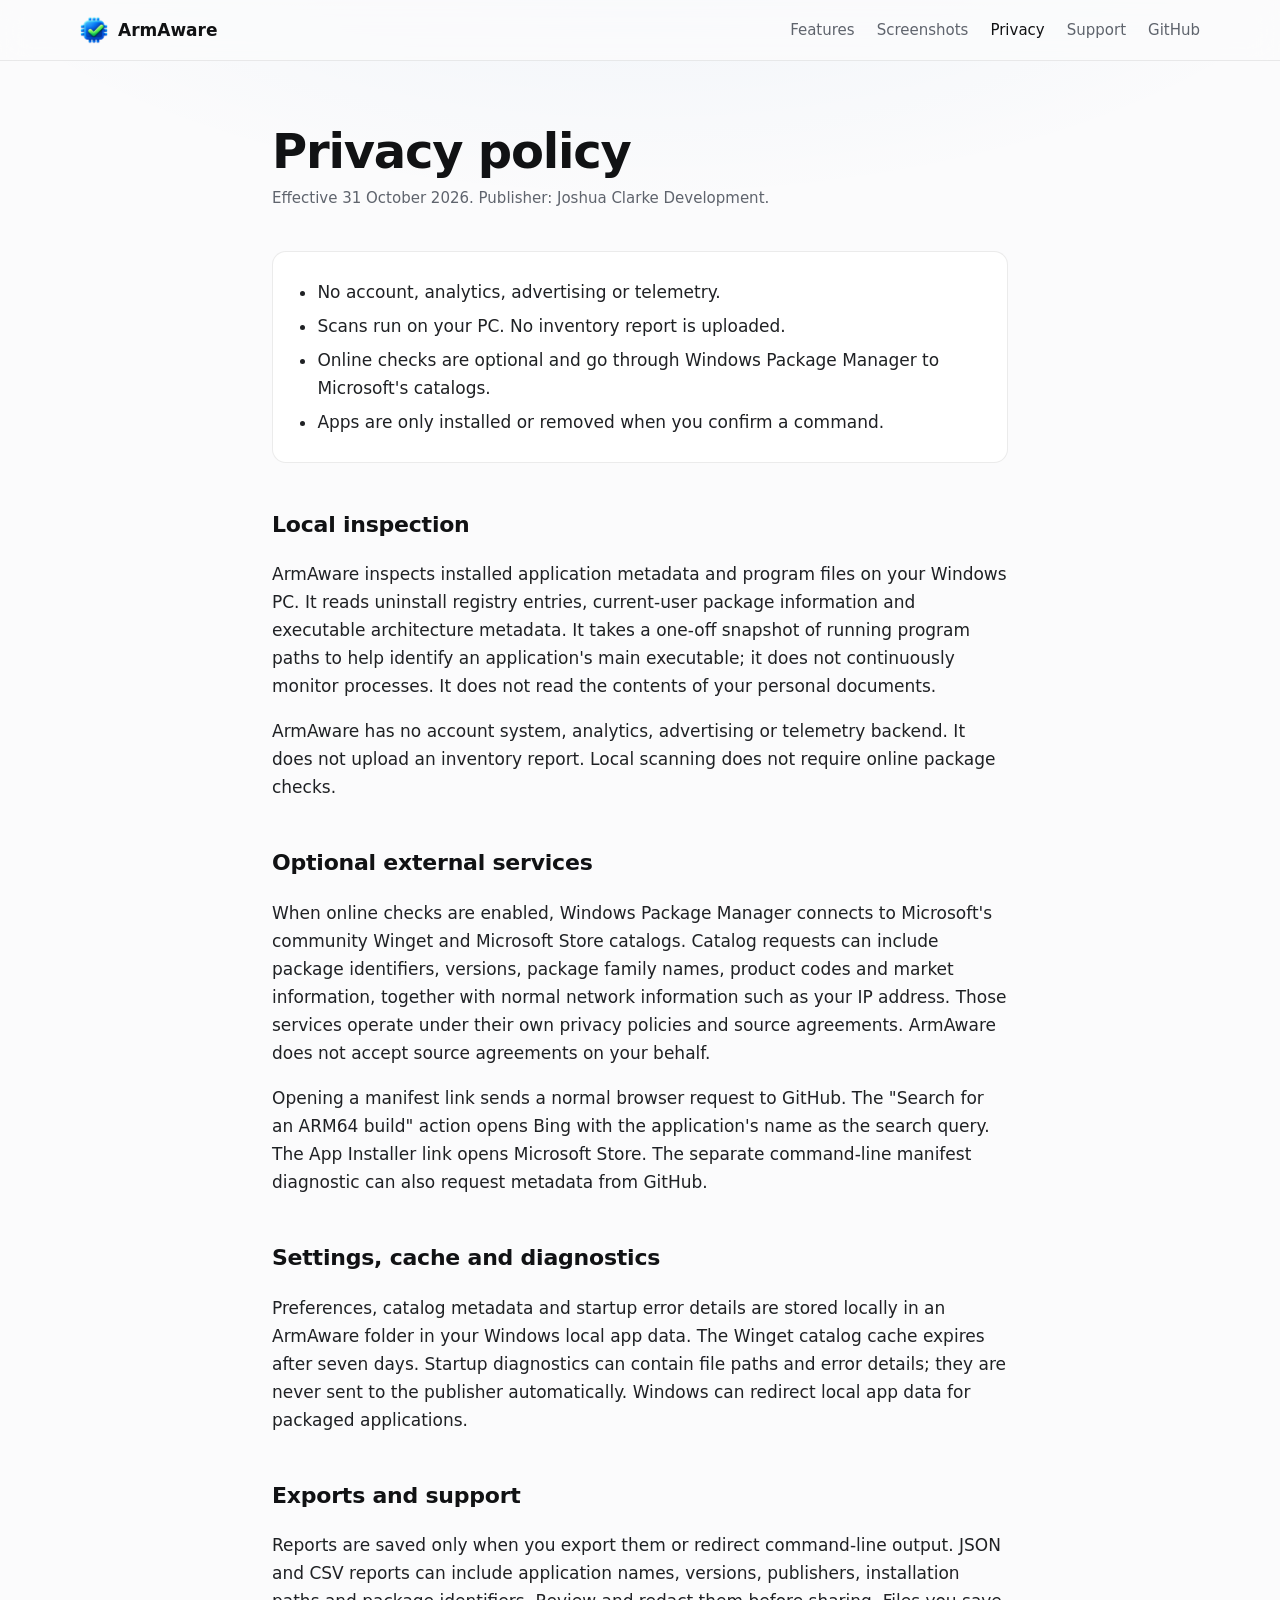
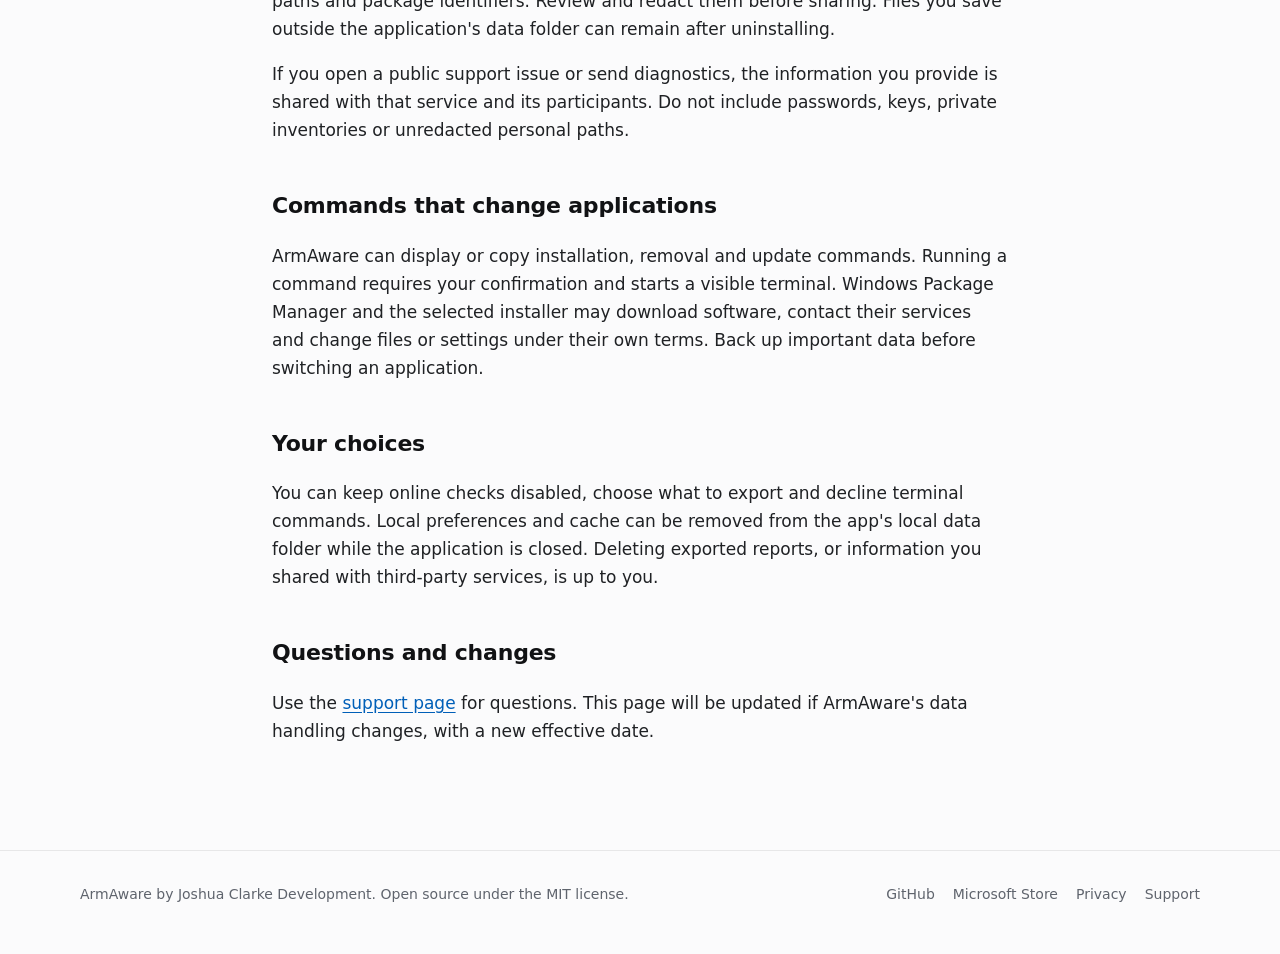
<file: docs/privacy.html>
<!doctype html>
<html lang="en">
<head>
<meta charset="utf-8">
<meta name="viewport" content="width=device-width, initial-scale=1">
<title>Privacy policy | ArmAware</title>
<meta name="description" content="How ArmAware handles information on your PC.">
<link rel="icon" href="img/icon.png">
<link rel="stylesheet" href="site.css">
</head>
<body>
<header class="site-header">
  <div class="wrap">
    <a class="brand" href="index.html"><img src="img/icon.png" alt="">ArmAware</a>
    <nav class="site-nav" aria-label="Main">
      <a class="hide-sm" href="index.html#features">Features</a>
      <a class="hide-sm" href="index.html#screenshots">Screenshots</a>
      <a href="privacy.html" aria-current="page">Privacy</a>
      <a href="support.html">Support</a>
      <a href="https://github.com/TheSirLan/ArmAware">GitHub</a>
    </nav>
  </div>
</header>

<main class="wrap doc">
  <h1>Privacy policy</h1>
  <p class="meta">Effective 31 October 2026. Publisher: Joshua Clarke Development.</p>

  <div class="summary">
    <ul>
      <li>No account, analytics, advertising or telemetry.</li>
      <li>Scans run on your PC. No inventory report is uploaded.</li>
      <li>Online checks are optional and go through Windows Package Manager to Microsoft's catalogs.</li>
      <li>Apps are only installed or removed when you confirm a command.</li>
    </ul>
  </div>

  <h2>Local inspection</h2>
  <p>ArmAware inspects installed application metadata and program files on your Windows PC. It reads uninstall registry entries, current-user package information and executable architecture metadata. It takes a one-off snapshot of running program paths to help identify an application's main executable; it does not continuously monitor processes. It does not read the contents of your personal documents.</p>
  <p>ArmAware has no account system, analytics, advertising or telemetry backend. It does not upload an inventory report. Local scanning does not require online package checks.</p>

  <h2>Optional external services</h2>
  <p>When online checks are enabled, Windows Package Manager connects to Microsoft's community Winget and Microsoft Store catalogs. Catalog requests can include package identifiers, versions, package family names, product codes and market information, together with normal network information such as your IP address. Those services operate under their own privacy policies and source agreements. ArmAware does not accept source agreements on your behalf.</p>
  <p>Opening a manifest link sends a normal browser request to GitHub. The "Search for an ARM64 build" action opens Bing with the application's name as the search query. The App Installer link opens Microsoft Store. The separate command-line manifest diagnostic can also request metadata from GitHub.</p>

  <h2>Settings, cache and diagnostics</h2>
  <p>Preferences, catalog metadata and startup error details are stored locally in an ArmAware folder in your Windows local app data. The Winget catalog cache expires after seven days. Startup diagnostics can contain file paths and error details; they are never sent to the publisher automatically. Windows can redirect local app data for packaged applications.</p>

  <h2>Exports and support</h2>
  <p>Reports are saved only when you export them or redirect command-line output. JSON and CSV reports can include application names, versions, publishers, installation paths and package identifiers. Review and redact them before sharing. Files you save outside the application's data folder can remain after uninstalling.</p>
  <p>If you open a public support issue or send diagnostics, the information you provide is shared with that service and its participants. Do not include passwords, keys, private inventories or unredacted personal paths.</p>

  <h2>Commands that change applications</h2>
  <p>ArmAware can display or copy installation, removal and update commands. Running a command requires your confirmation and starts a visible terminal. Windows Package Manager and the selected installer may download software, contact their services and change files or settings under their own terms. Back up important data before switching an application.</p>

  <h2>Your choices</h2>
  <p>You can keep online checks disabled, choose what to export and decline terminal commands. Local preferences and cache can be removed from the app's local data folder while the application is closed. Deleting exported reports, or information you shared with third-party services, is up to you.</p>

  <h2>Questions and changes</h2>
  <p>Use the <a href="support.html">support page</a> for questions. This page will be updated if ArmAware's data handling changes, with a new effective date.</p>
</main>

<footer class="site-footer">
  <div class="wrap">
    <span>ArmAware by Joshua Clarke Development. Open source under the MIT license.</span>
    <nav aria-label="Footer">
      <a href="https://github.com/TheSirLan/ArmAware">GitHub</a>
      <a href="https://apps.microsoft.com/detail/9N84PT3981Z1">Microsoft Store</a>
      <a href="privacy.html">Privacy</a>
      <a href="support.html">Support</a>
    </nav>
  </div>
</footer>
</body>
</html>
</file>
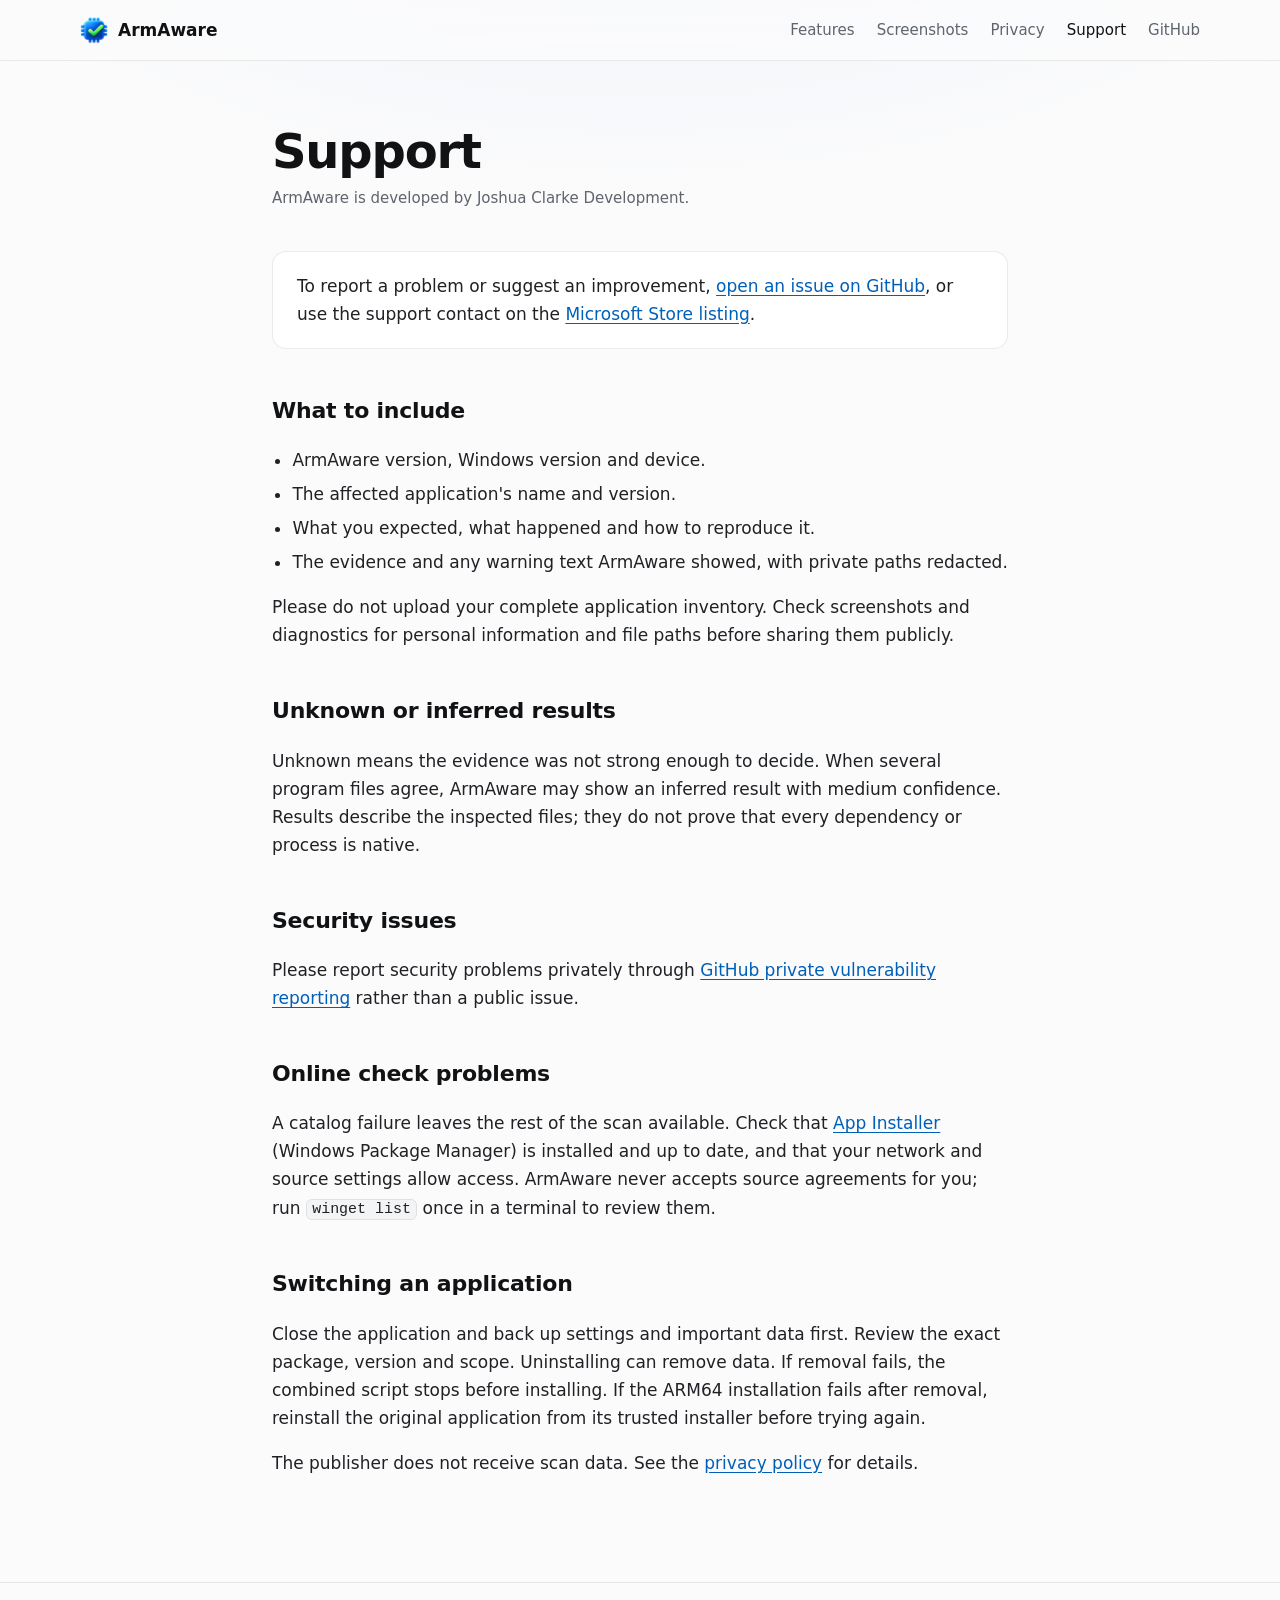
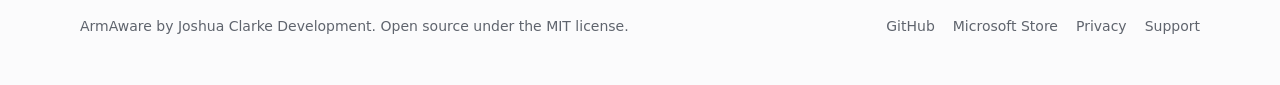
<file: docs/support.html>
<!doctype html>
<html lang="en">
<head>
<meta charset="utf-8">
<meta name="viewport" content="width=device-width, initial-scale=1">
<title>Support | ArmAware</title>
<meta name="description" content="Get help with ArmAware and report problems.">
<link rel="icon" href="img/icon.png">
<link rel="stylesheet" href="site.css">
</head>
<body>
<header class="site-header">
  <div class="wrap">
    <a class="brand" href="index.html"><img src="img/icon.png" alt="">ArmAware</a>
    <nav class="site-nav" aria-label="Main">
      <a class="hide-sm" href="index.html#features">Features</a>
      <a class="hide-sm" href="index.html#screenshots">Screenshots</a>
      <a href="privacy.html">Privacy</a>
      <a href="support.html" aria-current="page">Support</a>
      <a href="https://github.com/TheSirLan/ArmAware">GitHub</a>
    </nav>
  </div>
</header>

<main class="wrap doc">
  <h1>Support</h1>
  <p class="meta">ArmAware is developed by Joshua Clarke Development.</p>

  <div class="summary">
    <p style="margin:0">To report a problem or suggest an improvement, <a href="https://github.com/TheSirLan/ArmAware/issues/new/choose">open an issue on GitHub</a>, or use the support contact on the <a href="https://apps.microsoft.com/detail/9N84PT3981Z1">Microsoft Store listing</a>.</p>
  </div>

  <h2>What to include</h2>
  <ul>
    <li>ArmAware version, Windows version and device.</li>
    <li>The affected application's name and version.</li>
    <li>What you expected, what happened and how to reproduce it.</li>
    <li>The evidence and any warning text ArmAware showed, with private paths redacted.</li>
  </ul>
  <p>Please do not upload your complete application inventory. Check screenshots and diagnostics for personal information and file paths before sharing them publicly.</p>

  <h2>Unknown or inferred results</h2>
  <p>Unknown means the evidence was not strong enough to decide. When several program files agree, ArmAware may show an inferred result with medium confidence. Results describe the inspected files; they do not prove that every dependency or process is native.</p>

  <h2>Security issues</h2>
  <p>Please report security problems privately through <a href="https://github.com/TheSirLan/ArmAware/security/advisories/new">GitHub private vulnerability reporting</a> rather than a public issue.</p>

  <h2>Online check problems</h2>
  <p>A catalog failure leaves the rest of the scan available. Check that <a href="https://apps.microsoft.com/detail/9NBLGGH4NNS1">App Installer</a> (Windows Package Manager) is installed and up to date, and that your network and source settings allow access. ArmAware never accepts source agreements for you; run <code>winget list</code> once in a terminal to review them.</p>

  <h2>Switching an application</h2>
  <p>Close the application and back up settings and important data first. Review the exact package, version and scope. Uninstalling can remove data. If removal fails, the combined script stops before installing. If the ARM64 installation fails after removal, reinstall the original application from its trusted installer before trying again.</p>

  <p>The publisher does not receive scan data. See the <a href="privacy.html">privacy policy</a> for details.</p>
</main>

<footer class="site-footer">
  <div class="wrap">
    <span>ArmAware by Joshua Clarke Development. Open source under the MIT license.</span>
    <nav aria-label="Footer">
      <a href="https://github.com/TheSirLan/ArmAware">GitHub</a>
      <a href="https://apps.microsoft.com/detail/9N84PT3981Z1">Microsoft Store</a>
      <a href="privacy.html">Privacy</a>
      <a href="support.html">Support</a>
    </nav>
  </div>
</footer>
</body>
</html>
</file>
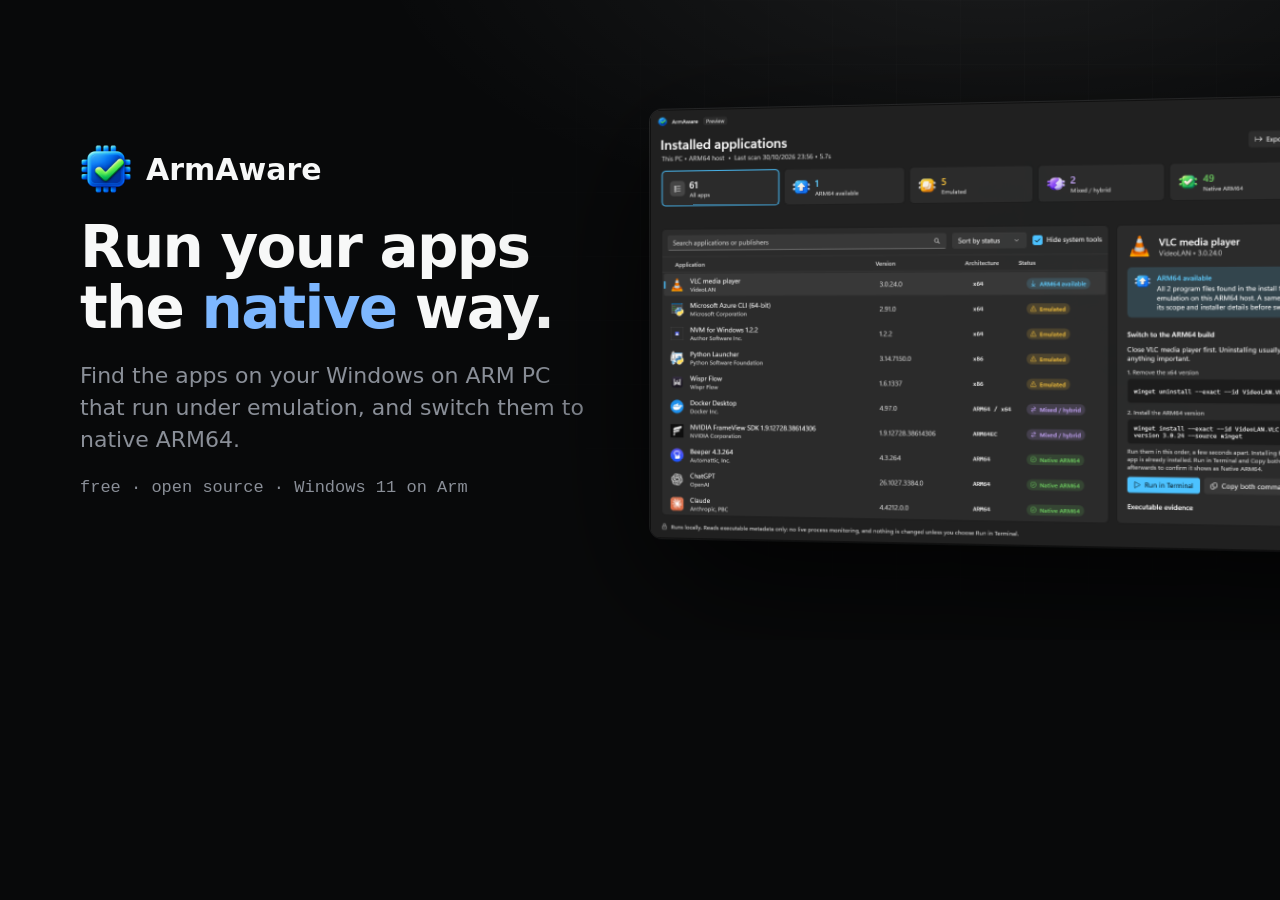
<file: marketing/social/social.html>
<!doctype html>
<html lang="en">
<head>
<meta charset="utf-8">
<title>ArmAware social preview</title>
<style>
  :root { --bg: #08090a; --surface: #101113; --line: rgba(255,255,255,.08); --ink: #f7f8f8; --muted: #8a8f98; --accent: #7db7ff; }
  * { box-sizing: border-box; margin: 0; }
  html, body { width: 1280px; height: 640px; overflow: hidden; background: var(--bg); }
  body { font-family: "Segoe UI Variable Display", "Segoe UI", system-ui, sans-serif; color: var(--ink); position: relative; }
  .bg { position: absolute; inset: 0; background: radial-gradient(900px 420px at 78% -10%, rgba(255,255,255,.08), transparent 70%), var(--bg); }
  .grid { position: absolute; inset: 0; background-image: linear-gradient(var(--line) 1px, transparent 1px), linear-gradient(90deg, var(--line) 1px, transparent 1px);
          background-size: 64px 64px; opacity: .35; -webkit-mask-image: radial-gradient(760px 520px at 78% 40%, #000 0%, transparent 75%); }
  .copy { position: absolute; left: 80px; top: 0; bottom: 0; width: 520px; display: flex; flex-direction: column; justify-content: center; gap: 22px; }
  .brand { display: flex; align-items: center; gap: 14px; font-size: 30px; font-weight: 600; }
  .brand img { width: 52px; height: 52px; }
  h1 { font-size: 58px; line-height: 1.04; font-weight: 600; letter-spacing: -0.03em; }
  .accent { color: var(--accent); }
  p { font-size: 22px; line-height: 1.45; color: var(--muted); }
  .eyebrow { font-family: "Cascadia Mono", Consolas, monospace; font-size: 17px; color: var(--muted); }
  .shot { position: absolute; left: 650px; top: 110px; width: 760px; border-radius: 12px; overflow: hidden;
          box-shadow: 0 50px 140px rgba(0,0,0,.85), 0 0 0 1px rgba(255,255,255,.12); transform: perspective(2200px) rotateY(-12deg); transform-origin: left center; }
  .shot img { display: block; width: 100%; }
</style>
</head>
<body>
<div class="bg"></div>
<div class="grid"></div>
<div class="copy">
  <div class="brand"><img src="../../assets/branding/armaware-icon.png" alt="">ArmAware</div>
  <h1>Run your apps the <span class="accent">native</span> way.</h1>
  <p>Find the apps on your Windows on ARM PC that run under emulation, and switch them to native ARM64.</p>
  <div class="eyebrow">free · open source · Windows 11 on Arm</div>
</div>
<div class="shot"><img src="../shots/02-arm64-available.png" alt=""></div>
</body>
</html>
</file>
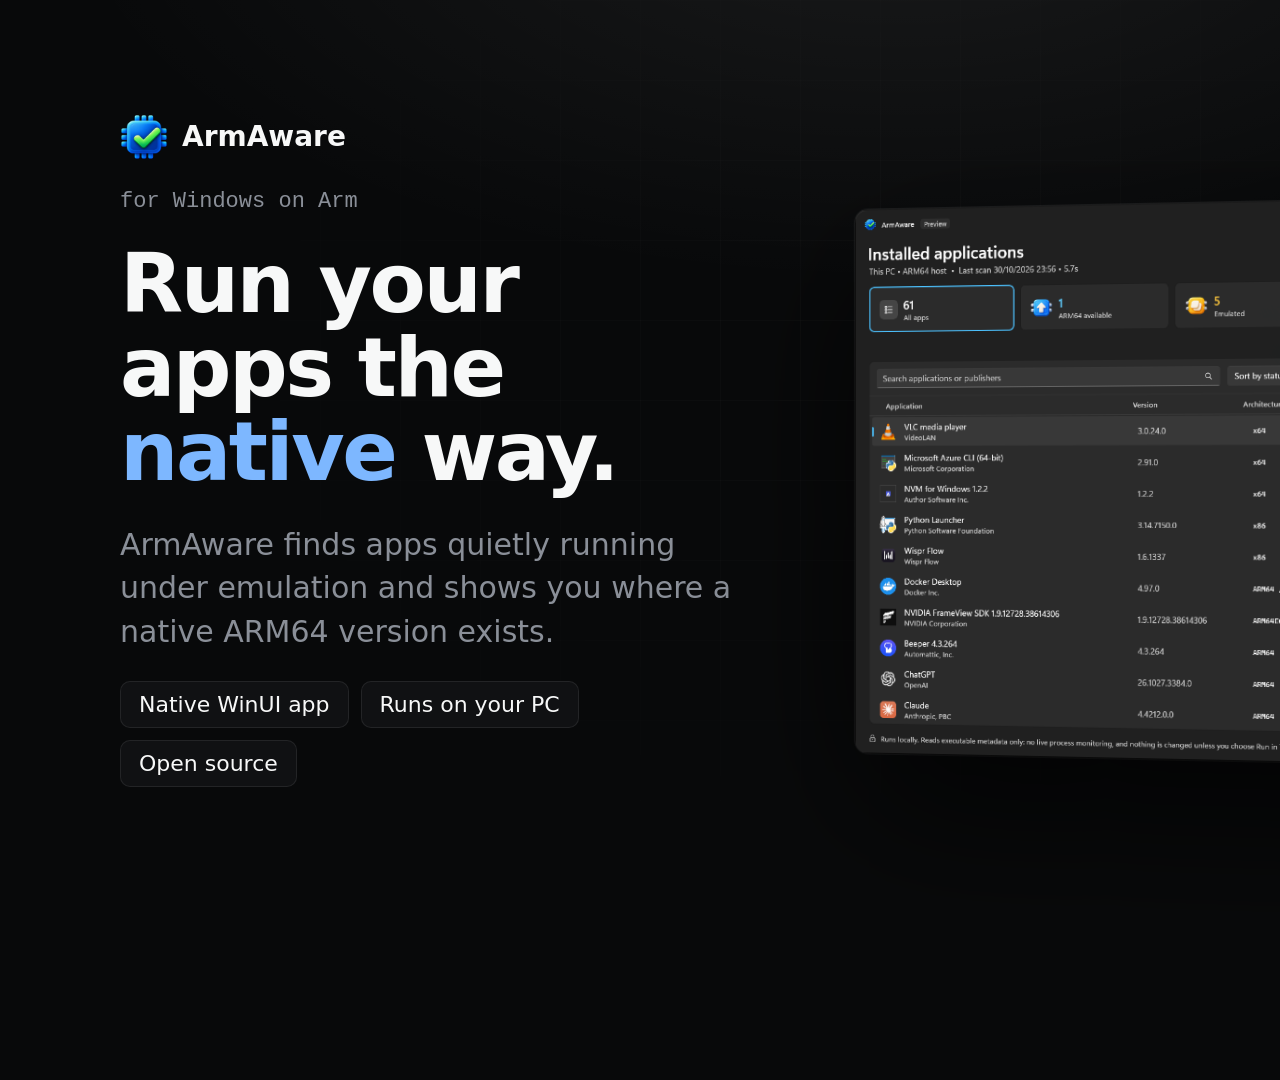
<file: marketing/store/slides.html>
<!doctype html>
<html lang="en">
<head>
<meta charset="utf-8">
<title>ArmAware Store slides</title>
<style>
  /* Matches the promo video: near-black, hairline borders, muted greys, one restrained accent. */
  :root { --bg: #08090a; --surface: #101113; --line: rgba(255,255,255,.08); --ink: #f7f8f8; --muted: #8a8f98; --accent: #7db7ff; }
  * { box-sizing: border-box; margin: 0; }
  html, body { width: 1920px; height: 1080px; overflow: hidden; background: var(--bg); }
  body { font-family: "Segoe UI Variable Display", "Segoe UI", system-ui, sans-serif; color: var(--ink); }
  .bg { position: absolute; inset: 0; background: radial-gradient(1200px 560px at 70% -12%, rgba(255,255,255,.07), transparent 70%), var(--bg); }
  .grid { position: absolute; inset: 0; background-image: linear-gradient(var(--line) 1px, transparent 1px), linear-gradient(90deg, var(--line) 1px, transparent 1px);
          background-size: 80px 80px; opacity: .3; -webkit-mask-image: radial-gradient(1000px 700px at 70% 40%, #000 0%, transparent 75%); }
  .slide { position: absolute; inset: 0; display: none; }
  .slide.on { display: block; }
  .copy { position: absolute; left: 120px; top: 0; bottom: 0; width: 620px; display: flex; flex-direction: column; justify-content: center; gap: 28px; }
  .brand { display: flex; align-items: center; gap: 14px; font-size: 28px; font-weight: 600; }
  .brand img { width: 48px; height: 48px; }
  .eyebrow { font-family: "Cascadia Mono", Consolas, monospace; font-size: 22px; color: var(--muted); }
  h1 { font-size: 82px; line-height: 1.03; font-weight: 600; letter-spacing: -0.03em; }
  .accent { color: var(--accent); }
  p { font-size: 30px; line-height: 1.45; color: var(--muted); }
  .chips { display: flex; flex-wrap: wrap; gap: 12px; }
  .chip { display: inline-flex; align-items: center; gap: 10px; padding: 10px 18px; border-radius: 10px; font-size: 22px; font-weight: 500; background: var(--surface); border: 1px solid var(--line); }
  .chip .dot { width: 9px; height: 9px; border-radius: 50%; background: currentColor; }
  .shot { position: absolute; border-radius: 14px; overflow: hidden; box-shadow: 0 60px 160px rgba(0,0,0,.8), 0 0 0 1px var(--line); background: #1c1c1c; }
  .shot::after { content: ""; position: absolute; inset: 0; border-radius: 14px; box-shadow: inset 0 1px 0 rgba(255,255,255,.08); pointer-events: none; }
  .shot img { display: block; width: 100%; }
  .crop img { position: absolute; width: auto; }
  .list { display: flex; flex-direction: column; gap: 28px; }
  .row { display: flex; gap: 22px; align-items: center; font-size: 32px; font-weight: 500; }
  .tick { width: 60px; height: 60px; flex: none; border-radius: 14px; border: 1px solid var(--line); background: var(--surface); display: grid; place-items: center; color: var(--accent); font-size: 30px; }
  .row small { display: block; font-size: 24px; font-weight: 400; color: var(--muted); margin-top: 4px; }
</style>
</head>
<body>
<div class="bg"></div>
<div class="grid"></div>

<!-- 1. Hero -->
<section class="slide" id="s1">
  <div class="copy">
    <div class="brand"><img src="../../assets/branding/armaware-icon.png" alt="">ArmAware</div>
    <div class="eyebrow">for Windows on Arm</div>
    <h1>Run your apps the <span class="accent">native</span> way.</h1>
    <p>ArmAware finds apps quietly running under emulation and shows you where a native ARM64 version exists.</p>
    <div class="chips"><span class="chip">Native WinUI app</span><span class="chip">Runs on your PC</span><span class="chip">Open source</span></div>
  </div>
  <div class="shot" style="left: 830px; top: 200px; width: 1000px; transform: perspective(2400px) rotateY(-10deg);"><img src="../shots/02-arm64-available.png" alt=""></div>
</section>

<!-- 2. Statuses -->
<section class="slide" id="s2">
  <div class="copy">
    <div class="eyebrow">// every app, one clear answer</div>
    <h1>See what really runs <span class="accent">natively</span>.</h1>
    <p>Each app gets a clear status: native, emulated, mixed, or an ARM64 version you can switch to.</p>
    <div class="chips">
      <span class="chip" style="color: #6ccb5f"><i class="dot"></i>Native ARM64</span><span class="chip" style="color: var(--accent)"><i class="dot"></i>ARM64 available</span>
      <span class="chip" style="color: #d9a441"><i class="dot"></i>Emulated</span><span class="chip" style="color: #b49cf0"><i class="dot"></i>Mixed</span>
    </div>
  </div>
  <div class="shot" style="left: 820px; top: 150px; width: 1040px;"><img src="../shots/02-arm64-available.png" alt=""></div>
</section>

<!-- 3. Switch: the app's two step boxes, zoomed in -->
<section class="slide" id="s3">
  <div class="copy">
    <div class="eyebrow">// emulated → native</div>
    <h1>Switch to ARM64 in <span class="accent">two steps</span>.</h1>
    <p>Copy the Winget commands, or run them in Terminal after a clear confirmation. Nothing changes until you say so.</p>
  </div>
  <div class="shot crop" style="left: 820px; top: 230px; width: 1040px; height: 600px;"><img src="../shots/02-arm64-available.png" style="height: 1620px; left: -1745px; top: -810px;" alt=""></div>
</section>

<!-- 4. Updates -->
<section class="slide" id="s4">
  <div class="copy">
    <div class="eyebrow">// bonus</div>
    <h1>Spot <span class="accent">Winget updates</span> too.</h1>
    <p>Apps with a newer version in the Winget catalog are flagged, with the upgrade command ready to copy or run.</p>
    <div class="chips"><span class="chip">Powered by Windows Package Manager</span></div>
  </div>
  <div class="shot" style="left: 820px; top: 150px; width: 1040px;"><img src="../shots/04-update-available.png" alt=""></div>
</section>

<!-- 5. Evidence -->
<section class="slide" id="s5">
  <div class="copy">
    <div class="eyebrow">// evidence, not guesses</div>
    <h1>Know exactly what's <span class="accent">emulated</span>.</h1>
    <p>ArmAware reads each app's own program files, so the answer comes from the app itself. When it can't be sure, it says so.</p>
  </div>
  <div class="shot" style="left: 820px; top: 150px; width: 1040px;"><img src="../shots/05-emulated.png" alt=""></div>
</section>

<!-- 6. Privacy -->
<section class="slide" id="s6">
  <div class="copy">
    <div class="eyebrow">// private by design</div>
    <h1>Your apps stay <span class="accent">your business</span>.</h1>
    <div class="list">
      <div class="row"><div class="tick">✓</div><div>Runs on your PC<small>Program files are read locally.</small></div></div>
      <div class="row"><div class="tick">✓</div><div>No account. No telemetry.<small>Nothing changes unless you run a command.</small></div></div>
      <div class="row"><div class="tick">✓</div><div>Optional online checks<small>Online checks send package metadata to Microsoft’s catalogs.</small></div></div>
    </div>
  </div>
  <div class="shot" style="left: 880px; top: 190px; width: 1000px; transform: perspective(2400px) rotateY(-10deg);"><img src="../shots/01-welcome.png" alt=""></div>
</section>

<script>
  const n = (location.hash || '#1').slice(1);
  document.getElementById('s' + n).classList.add('on');
</script>
</body>
</html>
</file>
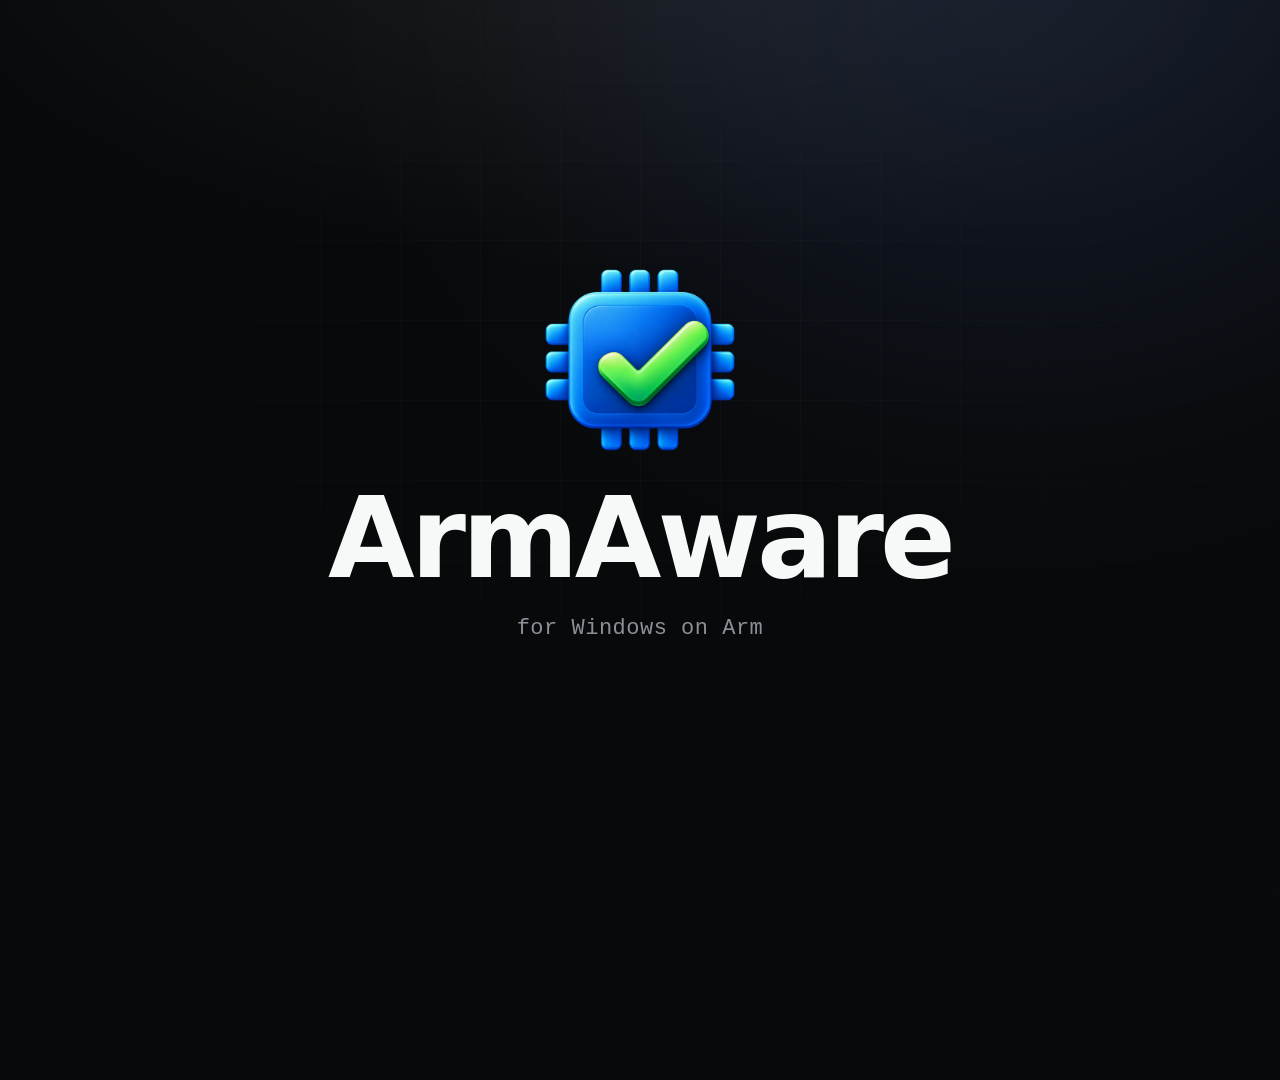
<file: marketing/video/promo.html>
<!doctype html>
<html lang="en">
<head>
<meta charset="utf-8">
<title>ArmAware promo</title>
<style>
  /* Dark, Linear-style: near-black, hairline borders, muted greys, one restrained accent. */
  :root { --bg: #08090a; --surface: #101113; --line: rgba(255,255,255,.08); --ink: #f7f8f8; --muted: #8a8f98; --accent: #7db7ff; --amber: #d9a441; }
  * { box-sizing: border-box; margin: 0; }
  html, body { width: 1920px; height: 1080px; overflow: hidden; background: var(--bg); }
  body { font-family: "Segoe UI Variable Display", "Segoe UI", system-ui, sans-serif; color: var(--ink); }
  #stage { position: absolute; inset: 0; overflow: hidden; }
  .bg { position: absolute; inset: 0; background: radial-gradient(1100px 520px at 50% -10%, rgba(255,255,255,.075), transparent 70%), var(--bg); }
  .grid { position: absolute; inset: 0; background-image: linear-gradient(var(--line) 1px, transparent 1px), linear-gradient(90deg, var(--line) 1px, transparent 1px);
          background-size: 80px 80px; opacity: .35; -webkit-mask-image: radial-gradient(900px 600px at 50% 40%, #000 0%, transparent 75%); }
  .glow { position: absolute; border-radius: 50%; filter: blur(140px); opacity: .16; }
  .layer { position: absolute; inset: 0; opacity: 0; will-change: transform, opacity; }
  .center { display: flex; flex-direction: column; align-items: center; justify-content: center; text-align: center; gap: 22px; }
  h1 { font-size: 112px; font-weight: 600; letter-spacing: -0.035em; line-height: 1; }
  h2 { font-size: 80px; font-weight: 600; letter-spacing: -0.03em; line-height: 1.04; }
  .accent { color: var(--accent); }
  p.sub { font-size: 34px; color: var(--muted); line-height: 1.4; }
  .eyebrow { font-family: "Cascadia Mono", Consolas, monospace; font-size: 22px; letter-spacing: .5px; color: var(--muted); }
  .shot { position: absolute; border-radius: 14px; overflow: hidden; box-shadow: 0 60px 160px rgba(0,0,0,.8), 0 0 0 1px var(--line); }
  .shot::after { content: ""; position: absolute; inset: 0; border-radius: 14px; box-shadow: inset 0 1px 0 rgba(255,255,255,.08); pointer-events: none; }
  .shot img { display: block; width: 100%; }
  .button { display: inline-flex; align-items: center; gap: 16px; padding: 26px 48px; border-radius: 12px; background: var(--ink); color: var(--bg); font-size: 38px; font-weight: 600; }
  .chip { display: inline-flex; align-items: center; gap: 12px; padding: 12px 22px; border-radius: 10px; font-size: 28px; font-weight: 500; background: var(--surface); border: 1px solid var(--line); }
  .chip.amber { color: var(--amber); }
  .chip .dot { width: 10px; height: 10px; border-radius: 50%; background: currentColor; }
  .terminal { position: absolute; width: 1000px; border-radius: 14px; background: #0b0c0e; box-shadow: 0 60px 160px rgba(0,0,0,.8), 0 0 0 1px var(--line); font-family: "Cascadia Mono", Consolas, monospace; font-size: 25px; overflow: hidden; }
  .terminal .bar { height: 44px; border-bottom: 1px solid var(--line); display: flex; align-items: center; gap: 9px; padding: 0 18px; }
  .terminal .bar i { width: 12px; height: 12px; border-radius: 50%; background: #2a2b2e; display: block; }
  .terminal .bar span { margin-left: 14px; font-size: 18px; color: var(--muted); }
  .terminal pre { padding: 26px 30px; line-height: 1.65; color: #d6d8dc; white-space: pre-wrap; min-height: 240px; }
  .terminal .ok { color: #7fd17a; } .terminal .dim { color: var(--muted); }
  .row { display: flex; align-items: center; gap: 26px; font-size: 42px; font-weight: 500; }
  .tick { width: 64px; height: 64px; border-radius: 14px; border: 1px solid var(--line); background: var(--surface); display: grid; place-items: center; color: var(--accent); font-size: 34px; }
  .row small { display: block; font-size: 26px; color: var(--muted); font-weight: 400; margin-top: 4px; }
  .cursor { position: absolute; width: 40px; height: 40px; }
  /* Emulation diagram */
  .node { position: absolute; width: 300px; height: 92px; border-radius: 14px; background: var(--surface); border: 1px solid var(--line); display: flex; flex-direction: column; justify-content: center; padding: 0 26px; }
  .node b { font-size: 30px; font-weight: 600; } .node span { font-family: "Cascadia Mono", Consolas, monospace; font-size: 18px; color: var(--muted); margin-top: 4px; }
  .node.emu { border-color: rgba(217,164,65,.35); } .node.emu b { color: var(--amber); }
  .wire { position: absolute; height: 2px; background: var(--line); }
  .pulse { position: absolute; width: 14px; height: 14px; margin: -6px 0 0 -7px; border-radius: 50%; }
  .tag { position: absolute; font-family: "Cascadia Mono", Consolas, monospace; font-size: 22px; }
</style>
</head>
<body>
<div id="stage">
  <div class="bg"></div>
  <div class="grid"></div>
  <div class="glow" id="g1" style="width: 900px; height: 700px; background: #4b6cb7;"></div>
  <div class="glow" id="g2" style="width: 700px; height: 600px; background: #2b2f3a;"></div>

  <!-- 1. Intro -->
  <div class="layer center" id="intro">
    <img id="introLogo" src="../../assets/branding/armaware-icon.png" style="width: 200px; height: 200px;" alt="">
    <h1 id="introName">ArmAware</h1>
    <div class="eyebrow" id="introTag">for Windows on Arm</div>
  </div>

  <!-- 2. Problem -->
  <div class="layer center" id="problem">
    <h2 id="probLine1">You clicked <span class="accent">Download</span>.</h2>
    <div style="height: 34px"></div>
    <div class="button" id="dlButton">Download for Windows</div>
    <div style="height: 40px"></div>
    <div style="display: flex; gap: 16px;" id="probChips"><span class="chip" id="chipX64">setup-x64.exe</span><span class="chip amber" id="chipEmu"><i class="dot"></i>Emulated</span></div>
    <p class="sub" id="probLine2" style="margin-top: 28px;">Most download buttons spot Windows, but not your ARM processor.</p>
  </div>
  <svg class="cursor" id="cursor" viewBox="0 0 24 24"><path d="M4 2l15 11-6.5 1.2L16 21l-3 1.4-3.6-7L4 19z" fill="#f7f8f8" stroke="#08090a" stroke-width="1"/></svg>

  <!-- 3. Emulation: a minimal path diagram -->
  <div class="layer" id="emu">
    <div class="center" style="position: absolute; left: 0; right: 0; top: 140px; gap: 18px;">
      <h2 id="emuLine">It still runs. <span class="accent">Just not natively.</span></h2>
      <p class="sub" id="emuSub">Windows quietly emulates x64 apps, which can cost speed and battery.</p>
    </div>
    <div id="diag" style="position: absolute; inset: 0;">
      <div class="node" style="left: 300px; top: 520px;"><b>Your app</b><span>x64</span></div>
      <div class="wire" style="left: 600px; top: 566px; width: 210px;"></div>
      <div class="node emu" style="left: 810px; top: 520px;"><b>Emulation</b><span>Prism translates x64</span></div>
      <div class="wire" style="left: 1110px; top: 566px; width: 210px;"></div>
      <div class="node" style="left: 1320px; top: 520px;"><b>ARM64 CPU</b><span>your PC</span></div>
      <div class="node" style="left: 300px; top: 700px;"><b>Your app</b><span>ARM64</span></div>
      <div class="wire" style="left: 600px; top: 746px; width: 720px;"></div>
      <div class="node" style="left: 1320px; top: 700px;"><b>ARM64 CPU</b><span>your PC</span></div>
      <div class="tag" style="left: 1660px; top: 551px; color: var(--amber);">emulated</div>
      <div class="tag" style="left: 1660px; top: 731px; color: var(--accent);">native</div>
      <div class="pulse" id="dotA" style="background: var(--amber); box-shadow: 0 0 18px var(--amber);"></div>
      <div class="pulse" id="dotB" style="background: var(--accent); box-shadow: 0 0 18px var(--accent);"></div>
    </div>
  </div>

  <!-- 4. App reveal -->
  <div class="layer" id="reveal">
    <div class="center" style="position: absolute; left: 0; right: 0; top: 70px;"><h2 id="revLine">See what really runs <span class="accent">natively</span>.</h2></div>
    <div class="shot" id="revShot" style="left: 260px; top: 230px; width: 1400px;"><img src="../shots/02-arm64-available.png" alt=""></div>
  </div>

  <!-- 5. Switch -->
  <div class="layer" id="switch">
    <div style="position: absolute; left: 140px; top: 310px; width: 620px; display: flex; flex-direction: column; gap: 24px;">
      <div class="eyebrow">// emulated → native</div>
      <h2>Switch to ARM64 in <span class="accent">two steps</span>.</h2>
      <p class="sub">Nothing changes until you confirm.</p>
    </div>
    <div class="terminal" id="term" style="left: 820px; top: 330px;"><div class="bar"><i></i><i></i><i></i><span>Windows Terminal</span></div><pre id="termText"></pre></div>
  </div>

  <!-- 6. Updates -->
  <div class="layer" id="updates">
    <div class="center" style="position: absolute; left: 0; right: 0; top: 70px;"><h2>Spot <span class="accent">Winget updates</span> too.</h2></div>
    <div class="shot" id="updShot" style="left: 260px; top: 230px; width: 1400px;"><img src="../shots/04-update-available.png" alt=""></div>
  </div>

  <!-- 7. Privacy -->
  <div class="layer center" id="privacy">
    <h2 style="margin-bottom: 44px;">Private by <span class="accent">design</span>.</h2>
    <div style="display: flex; flex-direction: column; gap: 30px; align-items: flex-start; text-align: left;">
      <div class="row" id="pr1"><div class="tick">✓</div><div>Runs on your PC<small>Program files are read locally.</small></div></div>
      <div class="row" id="pr2"><div class="tick">✓</div><div>No account. No telemetry.<small>Online checks are optional.</small></div></div>
      <div class="row" id="pr3"><div class="tick">✓</div><div>Nothing changes unless you run it.<small>Every command is shown first.</small></div></div>
    </div>
  </div>

  <!-- 8. End card -->
  <div class="layer center" id="end">
    <img id="endLogo" src="../../assets/branding/armaware-icon.png" style="width: 160px; height: 160px;" alt="">
    <h1>ArmAware</h1>
    <p class="sub" style="font-size: 40px; color: var(--ink);">Run your apps the <span class="accent">native</span> way.</p>
    <div class="eyebrow" style="margin-top: 8px;">for Windows on Arm</div>
  </div>
</div>

<script>
  const $ = id => document.getElementById(id);
  const clamp = (v, a = 0, b = 1) => Math.min(b, Math.max(a, v));
  const seg = (t, a, b) => clamp((t - a) / (b - a));
  const outCubic = x => 1 - Math.pow(1 - x, 3);
  const inOutCubic = x => x < .5 ? 4 * x * x * x : 1 - Math.pow(-2 * x + 2, 3) / 2;
  const outBack = x => { const c1 = 1.70158, c3 = c1 + 1; return 1 + c3 * Math.pow(x - 1, 3) + c1 * Math.pow(x - 1, 2); };
  const outExpo = x => x === 1 ? 1 : 1 - Math.pow(2, -10 * x);
  const lerp = (a, b, x) => a + (b - a) * x;

  // Scene timings in seconds: each scene finishes animating, then holds long enough to read.
  const S = { intro: [0, 3.6], problem: [3.4, 10.2], emu: [10.0, 15.8], reveal: [15.6, 22.6], switch: [22.4, 29.4], updates: [29.2, 34.0], privacy: [33.8, 39.0], end: [38.8, 43.0] };
  const DURATION = 43;

  // Fade and lift a scene in and out around its window.
  function scene(id, t, inDur = .6, outDur = .5) {
    const [a, b] = S[id]; const el = $(id);
    const pin = outCubic(seg(t, a, a + inDur)), pout = seg(t, b - outDur, b);
    const on = t >= a && t <= b;
    el.style.opacity = on ? pin * (1 - pout) : 0;
    el.style.transform = `translateY(${(1 - pin) * 40 - pout * 30}px) scale(${1 - pout * .03})`;
    return { on, local: t - a };
  }
  function pop(el, x, from = .6) { const e = outBack(clamp(x)); el.style.opacity = clamp(x * 1.6); el.style.transform = `scale(${lerp(from, 1, e)})`; }
  function rise(el, x, dist = 40) { const e = outCubic(clamp(x)); el.style.opacity = clamp(x * 1.4); el.style.transform = `translateY(${(1 - e) * dist}px)`; }

  const typed = [
    ['PS> winget uninstall --exact --id VideoLAN.VLC', 0.4],
    ['  Successfully uninstalled', 1.6, 'ok'],
    ['PS> winget install --exact --id VideoLAN.VLC --architecture arm64', 2.1],
    ['  Successfully installed', 3.6, 'ok'],
  ];

  window.renderAt = function (t) {
    // Slow drifting background glows.
    $('g1').style.transform = `translate(${510 + Math.sin(t * .3) * 120}px, ${-420 + Math.cos(t * .25) * 60}px)`;
    $('g2').style.transform = `translate(${1300 + Math.cos(t * .22) * 100}px, ${600 + Math.sin(t * .27) * 80}px)`;

    // 1. Intro: logo pops, name and tag rise.
    const i = scene('intro', t, .01, .5);
    if (i.on) { pop($('introLogo'), seg(i.local, .1, .9), .3); rise($('introName'), seg(i.local, .5, 1.2)); rise($('introTag'), seg(i.local, .8, 1.5)); }

    // 2. Problem: button appears, cursor clicks, x64 and Emulated chips land.
    const p = scene('problem', t);
    const cur = $('cursor');
    if (p.on) {
      rise($('probLine1'), seg(p.local, .1, .7));
      pop($('dlButton'), seg(p.local, .4, 1.1), .8);
      const press = seg(p.local, 1.7, 1.85) - seg(p.local, 1.85, 2.05);
      $('dlButton').style.transform = `scale(${1 - press * .06})`;
      const mv = inOutCubic(seg(p.local, .9, 1.7));
      cur.style.opacity = clamp(seg(p.local, .8, 1.0)) * (1 - seg(p.local, 2.6, 2.9));
      cur.style.transform = `translate(${lerp(1500, 1030, mv)}px, ${lerp(900, 520, mv)}px) scale(${1 - press * .15})`;
      pop($('chipX64'), seg(p.local, 2.2, 2.7)); pop($('chipEmu'), seg(p.local, 2.6, 3.1));
      rise($('probLine2'), seg(p.local, 3.0, 3.6));
    } else cur.style.opacity = 0;

    // 3. Emulation art drifts across while the line rises.
    const e = scene('emu', t);
    if (e.on) {
      rise($('emuLine'), seg(e.local, .2, .9)); rise($('emuSub'), seg(e.local, .6, 1.3)); rise($('diag'), seg(e.local, .5, 1.2), 24);
      // Emulated path: the pulse stalls inside the emulation step; the native path runs straight through.
      const a = ((Math.max(0, e.local - 1.0)) % 2.2) / 2.2, b = ((Math.max(0, e.local - 1.0)) % 1.1) / 1.1;
      const ax = a < .35 ? lerp(600, 810, a / .35) : a < .65 ? 960 : lerp(1110, 1320, (a - .65) / .35);
      $('dotA').style.transform = `translate(${ax}px, 567px)`; $('dotA').style.opacity = e.local > 1 ? (a >= .35 && a < .65 ? .35 + .3 * Math.sin(a * 60) : 1) : 0;
      $('dotB').style.transform = `translate(${lerp(600, 1320, b)}px, 747px)`; $('dotB').style.opacity = e.local > 1 ? 1 : 0;
    }

    // 4. App window flies in, then pushes in on the status cards and the ARM64 recommendation.
    const r = scene('reveal', t);
    if (r.on) {
      const fly = outExpo(seg(r.local, .2, 1.4));
      const zoom = inOutCubic(seg(r.local, 2.4, 4.2));
      // The headline steps aside as the window pushes in.
      rise($('revLine'), seg(r.local, .1, .7)); $('revLine').style.opacity = clamp(seg(r.local, .1, .7) * 1.4) * (1 - seg(r.local, 2.2, 2.8));
      const shot = $('revShot');
      shot.style.transformOrigin = '50% 0%';
      shot.style.transform = `perspective(2400px) rotateX(${lerp(18, 0, fly)}deg) translateY(${lerp(200, 0, fly) - zoom * 120}px) scale(${lerp(.85, 1, fly) * lerp(1, 1.35, zoom)}) translateX(${zoom * 120}px)`;
      shot.style.opacity = clamp(fly * 1.5);
    }

    // 5. Terminal types the two-step switch.
    const w = scene('switch', t);
    if (w.on) {
      const lt = w.local - .3; let out = '';
      for (const [text, at, cls] of typed) {
        if (lt < at) break;
        const chars = cls ? text.length : Math.floor(clamp((lt - at) / .9) * text.length);
        const shown = text.slice(0, chars);
        out += (cls ? `<span class="${cls}">${shown}</span>` : shown) + '\n';
      }
      $('termText').innerHTML = out + (Math.floor(t * 2) % 2 ? '_' : ' ');
      pop($('term'), seg(w.local, .1, .7), .9);
    }

    // 6. Updates screenshot slides up.
    const u = scene('updates', t);
    if (u.on) { const x = outExpo(seg(u.local, .1, 1.1)); $('updShot').style.transform = `translateY(${lerp(160, 0, x)}px)`; }

    // 7. Privacy rows rise one by one.
    const v = scene('privacy', t);
    if (v.on) { rise($('pr1'), seg(v.local, .3, .9)); rise($('pr2'), seg(v.local, .6, 1.2)); rise($('pr3'), seg(v.local, .9, 1.5)); }

    // 8. End card with a gentle settle.
    const n = scene('end', t, .7, .01);
    if (n.on) pop($('endLogo'), seg(n.local, .1, .9), .5);
  };
  window.DURATION = DURATION;
  // Preview in a normal browser: play in real time. The renderer calls renderAt directly.
  if (!location.hash.includes('render')) { const start = performance.now(); (function loop() { renderAt(((performance.now() - start) / 1000) % DURATION); requestAnimationFrame(loop); })(); }
  else renderAt(0);
</script>
</body>
</html>
</file>
<file: docs/site.css>
:root {
  color-scheme: dark;
  --bg: #08090a;
  --surface: #101113;
  --raised: #16171a;
  --line: rgba(255, 255, 255, .08);
  --line-strong: rgba(255, 255, 255, .14);
  --ink: #f7f8f8;
  --muted: #8a8f98;
  --accent: #7db7ff;
  --accent-ink: #08090a;
  --native: #6ccb5f;
  --emulated: #d9a441;
  --glow: rgba(255, 255, 255, .06);
  --shadow: 0 40px 120px rgba(0, 0, 0, .7);
  --radius: 14px;
  --mono: "Cascadia Mono", "Cascadia Code", Consolas, monospace;
}

@media (prefers-color-scheme: light) {
  :root {
    color-scheme: light;
    --bg: #fbfbfc;
    --surface: #ffffff;
    --raised: #f3f4f6;
    --line: rgba(0, 0, 0, .08);
    --line-strong: rgba(0, 0, 0, .14);
    --ink: #111214;
    --muted: #5f646d;
    --accent: #005fb8;
    --accent-ink: #ffffff;
    --native: #0f7b0f;
    --emulated: #9d5d00;
    --glow: rgba(0, 95, 184, .06);
    --shadow: 0 30px 80px rgba(0, 0, 0, .14);
  }
}

* { box-sizing: border-box; }
html { scroll-behavior: smooth; }
body {
  margin: 0;
  background: radial-gradient(1100px 520px at 50% -160px, var(--glow), transparent 70%), var(--bg);
  color: var(--ink);
  font: 17px/1.65 "Segoe UI Variable Text", "Segoe UI", system-ui, -apple-system, sans-serif;
  -webkit-font-smoothing: antialiased;
}
img { max-width: 100%; height: auto; display: block; }
a { color: var(--accent); text-underline-offset: .2em; }
a:hover { text-decoration-thickness: 2px; }
code { font-family: var(--mono); font-size: .88em; background: var(--raised); border: 1px solid var(--line); border-radius: 6px; padding: .1em .35em; }
:focus-visible { outline: 2px solid var(--accent); outline-offset: 3px; border-radius: 6px; }

.wrap { width: min(1120px, 100% - 32px); margin-inline: auto; }

/* Header */
.site-header { position: sticky; top: 0; z-index: 10; backdrop-filter: saturate(160%) blur(14px); -webkit-backdrop-filter: saturate(160%) blur(14px);
  background: color-mix(in srgb, var(--bg) 78%, transparent); border-bottom: 1px solid var(--line); }
.site-header .wrap { display: flex; align-items: center; gap: 24px; height: 60px; }
.brand { display: inline-flex; align-items: center; gap: 10px; color: var(--ink); text-decoration: none; font-weight: 600; font-size: 17px; }
.brand img { width: 28px; height: 28px; }
.site-nav { display: flex; gap: 22px; margin-left: auto; }
.site-nav a { color: var(--muted); text-decoration: none; font-size: 15px; }
.site-nav a:hover, .site-nav a[aria-current="page"] { color: var(--ink); }

/* Buttons */
.btn { display: inline-flex; align-items: center; gap: 8px; padding: 10px 18px; border-radius: 10px; font-weight: 600; font-size: 15px; text-decoration: none;
  border: 1px solid var(--line-strong); background: var(--surface); color: var(--ink); }
.btn:hover { background: var(--raised); text-decoration: none; }
.btn-primary { background: var(--accent); border-color: transparent; color: var(--accent-ink); }
.btn-primary:hover { background: var(--accent); filter: brightness(1.08); }
.btn svg { width: 16px; height: 16px; }

/* Hero */
.hero { text-align: center; padding: 88px 0 40px; }
.eyebrow { font-family: var(--mono); font-size: 14px; color: var(--muted); margin: 0 0 18px; }
.hero h1 { font-family: "Segoe UI Variable Display", "Segoe UI", system-ui, sans-serif; font-size: clamp(40px, 7vw, 72px); line-height: 1.04;
  letter-spacing: -.03em; font-weight: 600; margin: 0 auto 20px; max-width: 14ch; }
.accent { color: var(--accent); }
.lede { color: var(--muted); font-size: clamp(18px, 2.2vw, 21px); max-width: 40rem; margin: 0 auto 32px; }
.actions { display: flex; flex-wrap: wrap; gap: 12px; justify-content: center; }
.note { color: var(--muted); font-size: 14px; margin-top: 14px; }

.shot { border-radius: var(--radius); overflow: hidden; border: 1px solid var(--line-strong); box-shadow: var(--shadow); background: #1c1c1c; }
.hero-shot { margin: 56px auto 0; max-width: 1040px; }

/* Sections */
section { padding: 72px 0; scroll-margin-top: 40px; }
.section-head { max-width: 40rem; margin-bottom: 40px; }
.section-head h2 { font-size: clamp(28px, 4vw, 40px); line-height: 1.15; letter-spacing: -.02em; font-weight: 600; margin: 0 0 12px; }
.section-head p { color: var(--muted); margin: 0; }

.statuses { display: flex; flex-wrap: wrap; gap: 10px; margin-top: 24px; }
.chip { display: inline-flex; align-items: center; gap: 8px; padding: 6px 12px; border-radius: 999px; border: 1px solid var(--line); background: var(--surface); font-size: 14px; font-weight: 500; }
.chip::before { content: ""; width: 8px; height: 8px; border-radius: 50%; background: currentColor; }

.features { display: grid; grid-template-columns: repeat(3, 1fr); gap: 16px; }
.card { background: var(--surface); border: 1px solid var(--line); border-radius: var(--radius); padding: 24px; }
.card img { width: 64px; height: 64px; margin-bottom: 14px; }
.card h3 { font-size: 18px; margin: 0 0 6px; font-weight: 600; }
.card p { color: var(--muted); margin: 0; font-size: 15.5px; }

/* Screenshot gallery */
.gallery { display: grid; gap: 56px; }
.gallery figure { margin: 0; display: grid; grid-template-columns: 1fr 1.9fr; gap: 40px; align-items: center; }
.gallery figure:nth-child(even) { grid-template-columns: 1.9fr 1fr; }
.gallery figure:nth-child(even) figcaption { order: 2; }
.gallery figcaption h3 { font-size: 22px; letter-spacing: -.01em; margin: 0 0 8px; font-weight: 600; }
.gallery figcaption p { color: var(--muted); margin: 0; }
.gallery a.shot { display: block; }

/* Steps / terminal */
.terminal { background: #0c0d0f; color: #e6e8eb; border: 1px solid var(--line-strong); border-radius: var(--radius); padding: 20px 22px; font-family: var(--mono);
  font-size: 14.5px; line-height: 1.8; overflow-x: auto; box-shadow: var(--shadow); }
.terminal .c { color: #6b7280; }
.terminal .p { color: #7db7ff; }

.privacy-points { display: grid; grid-template-columns: repeat(3, 1fr); gap: 16px; }
.privacy-points .card h3::before { content: "✓"; color: var(--native); margin-right: 8px; }

/* Long-form pages */
.doc { max-width: 46rem; padding: 64px 0 40px; }
.doc h1 { font-size: clamp(34px, 5vw, 48px); letter-spacing: -.025em; line-height: 1.1; margin: 0 0 8px; font-weight: 600; }
.doc .meta { color: var(--muted); margin: 0 0 40px; font-size: 15px; }
.doc h2 { font-size: 22px; margin: 44px 0 10px; letter-spacing: -.01em; font-weight: 600; }
.doc p, .doc li { color: color-mix(in srgb, var(--ink) 82%, var(--muted)); }
.doc ul { padding-left: 1.2em; }
.doc li { margin: 6px 0; }
.summary { background: var(--surface); border: 1px solid var(--line); border-radius: var(--radius); padding: 20px 24px; margin-bottom: 8px; }
.summary ul { margin: 0; }
.toc { display: flex; flex-wrap: wrap; gap: 8px 18px; font-size: 15px; margin-bottom: 8px; }

/* Footer */
.site-footer { border-top: 1px solid var(--line); margin-top: 48px; padding: 32px 0 48px; color: var(--muted); font-size: 14px; }
.site-footer .wrap { display: flex; flex-wrap: wrap; gap: 12px 28px; align-items: center; }
.site-footer nav { display: flex; flex-wrap: wrap; gap: 18px; margin-left: auto; }
.site-footer a { color: var(--muted); text-decoration: none; }
.site-footer a:hover { color: var(--ink); }

@media (max-width: 860px) {
  .features, .privacy-points { grid-template-columns: 1fr; }
  .gallery figure, .gallery figure:nth-child(even) { grid-template-columns: 1fr; gap: 18px; }
  .gallery figure:nth-child(even) figcaption { order: 0; }
  .hero { padding-top: 56px; }
  section { padding: 52px 0; }
}
@media (max-width: 560px) {
  .site-nav a.hide-sm { display: none; }
  .site-nav { gap: 16px; }
  .site-footer nav { margin-left: 0; }
}
@media (prefers-reduced-motion: reduce) { html { scroll-behavior: auto; } }

/* Official Microsoft Store badge */
.store-badge { display: inline-flex; align-items: center; }
.store-badge img { height: 48px; width: auto; display: block; }
</file>
